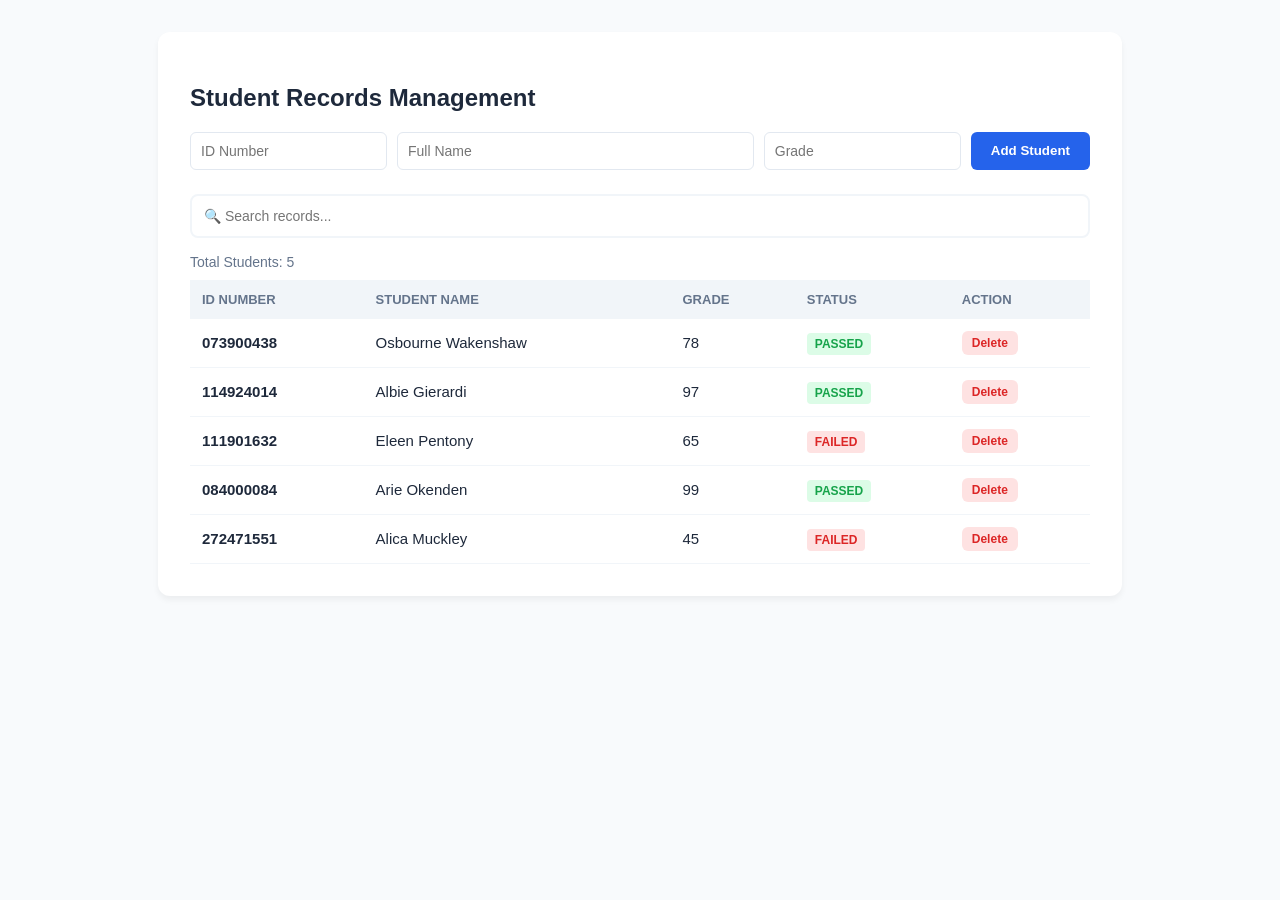
<file: -PRELIM-EXAM/JS/index.html>
<!DOCTYPE html>
<html lang="en">
<head>
    <meta charset="UTF-8">
    <title>Student Records System</title>
    <style>
        :root { --primary: #2563eb; --success: #16a34a; --danger: #dc2626; --gray: #64748b; }
        body { font-family: 'Segoe UI', sans-serif; background: #f8fafc; margin: 2rem; color: #1e293b; }
        .container { max-width: 900px; margin: auto; background: white; padding: 2rem; border-radius: 12px; box-shadow: 0 4px 6px rgba(0,0,0,0.05); }
        
        /* Input & Controls */
        .form-row { display: grid; grid-template-columns: 1fr 2fr 1fr auto; gap: 10px; margin-bottom: 1.5rem; }
        input { padding: 10px; border: 1px solid #e2e8f0; border-radius: 6px; outline: none; font-size: 14px; }
        input:focus { border-color: var(--primary); box-shadow: 0 0 0 2px #dbeafe; }
        
        button { cursor: pointer; border: none; border-radius: 6px; font-weight: 600; transition: 0.2s; }
        .btn-add { background: var(--primary); color: white; padding: 10px 20px; }
        .btn-add:hover { background: #1d4ed8; }
        .btn-delete { background: #fee2e2; color: var(--danger); padding: 5px 10px; font-size: 12px; }
        .btn-delete:hover { background: var(--danger); color: white; }

        /* Search & Stats */
        .search-container { margin-bottom: 1rem; position: relative; }
        #searchInput { width: 100%; padding: 12px; border: 2px solid #f1f5f9; border-radius: 8px; box-sizing: border-box; }
        .stats { margin-bottom: 10px; font-size: 14px; color: var(--gray); font-weight: 500; }

        /* Table Design */
        table { width: 100%; border-collapse: collapse; margin-top: 10px; }
        th { background: #f1f5f9; text-align: left; padding: 12px; font-size: 13px; text-transform: uppercase; color: var(--gray); }
        td { padding: 12px; border-bottom: 1px solid #f1f5f9; font-size: 15px; }
        tr:hover { background: #f8fafc; }

        /* Grade Badges */
        .status { padding: 4px 8px; border-radius: 4px; font-size: 12px; font-weight: bold; }
        .pass { background: #dcfce7; color: var(--success); }
        .fail { background: #fee2e2; color: var(--danger); }
    </style>
</head>
<body>

<div class="container">
    <h2>Student Records Management</h2>

    <div class="form-row">
        <input type="text" id="idIn" placeholder="ID Number">
        <input type="text" id="nameIn" placeholder="Full Name">
        <input type="number" id="gradeIn" placeholder="Grade">
        <button class="btn-add" onclick="addRecord()">Add Student</button>
    </div>

    <div class="search-container">
        <input type="text" id="searchInput" placeholder="🔍 Search records..." onkeyup="searchRecords()">
    </div>
    <div class="stats">Total Students: <span id="recordCount">0</span></div>

    <table>
        <thead>
            <tr>
                <th>ID Number</th>
                <th>Student Name</th>
                <th>Grade</th>
                <th>Status</th>
                <th>Action</th>
            </tr>
        </thead>
        <tbody id="tableBody"></tbody>
    </table>
</div>



<script>
    /* Programmer Identifier: [Your Name] [Your ID] */

    // Initial Data
    const rawData = [
        ["073900438", "Osbourne", "Wakenshaw", 78],
        ["114924014", "Albie", "Gierardi", 97],
        ["111901632", "Eleen", "Pentony", 65],
        ["084000084", "Arie", "Okenden", 99],
        ["272471551", "Alica", "Muckley", 45]
    ];

    let students = [];

    // Initialize: Convert raw array to student objects
    function init() {
        students = rawData.map(item => ({
            id: item[0],
            name: `${item[1]} ${item[2]}`,
            grade: item[3]
        }));
        render();
    }

    // Draw the table
    function render(data = students) {
        const tbody = document.getElementById('tableBody');
        tbody.innerHTML = '';
        
        data.forEach((s, index) => {
            const isPass = s.grade >= 75;
            tbody.innerHTML += `
                <tr>
                    <td><b>${s.id}</b></td>
                    <td>${s.name}</td>
                    <td>${s.grade}</td>
                    <td><span class="status ${isPass ? 'pass' : 'fail'}">${isPass ? 'PASSED' : 'FAILED'}</span></td>
                    <td><button class="btn-delete" onclick="deleteRecord(${index})">Delete</button></td>
                </tr>`;
        });
        document.getElementById('recordCount').innerText = data.length;
    }

    // Add new student logic
    function addRecord() {
        const id = document.getElementById('idIn').value;
        const name = document.getElementById('nameIn').value;
        const grade = document.getElementById('gradeIn').value;

        if(id && name && grade) {
            students.unshift({ id, name, grade: parseInt(grade) });
            render();
            // Reset inputs
            document.getElementById('idIn').value = '';
            document.getElementById('nameIn').value = '';
            document.getElementById('gradeIn').value = '';
        } else {
            alert("Please fill in all fields!");
        }
    }

    // Delete student logic
    function deleteRecord(index) {
        if(confirm("Are you sure you want to delete this record?")) {
            students.splice(index, 1);
            render();
        }
    }

    // Search logic
    function searchRecords() {
        const query = document.getElementById('searchInput').value.toLowerCase();
        const filtered = students.filter(s => 
            s.name.toLowerCase().includes(query) || s.id.includes(query)
        );
        render(filtered);
    }

    // Start everything on load
    window.onload = init;
</script>

</body>
</html>
</file>
